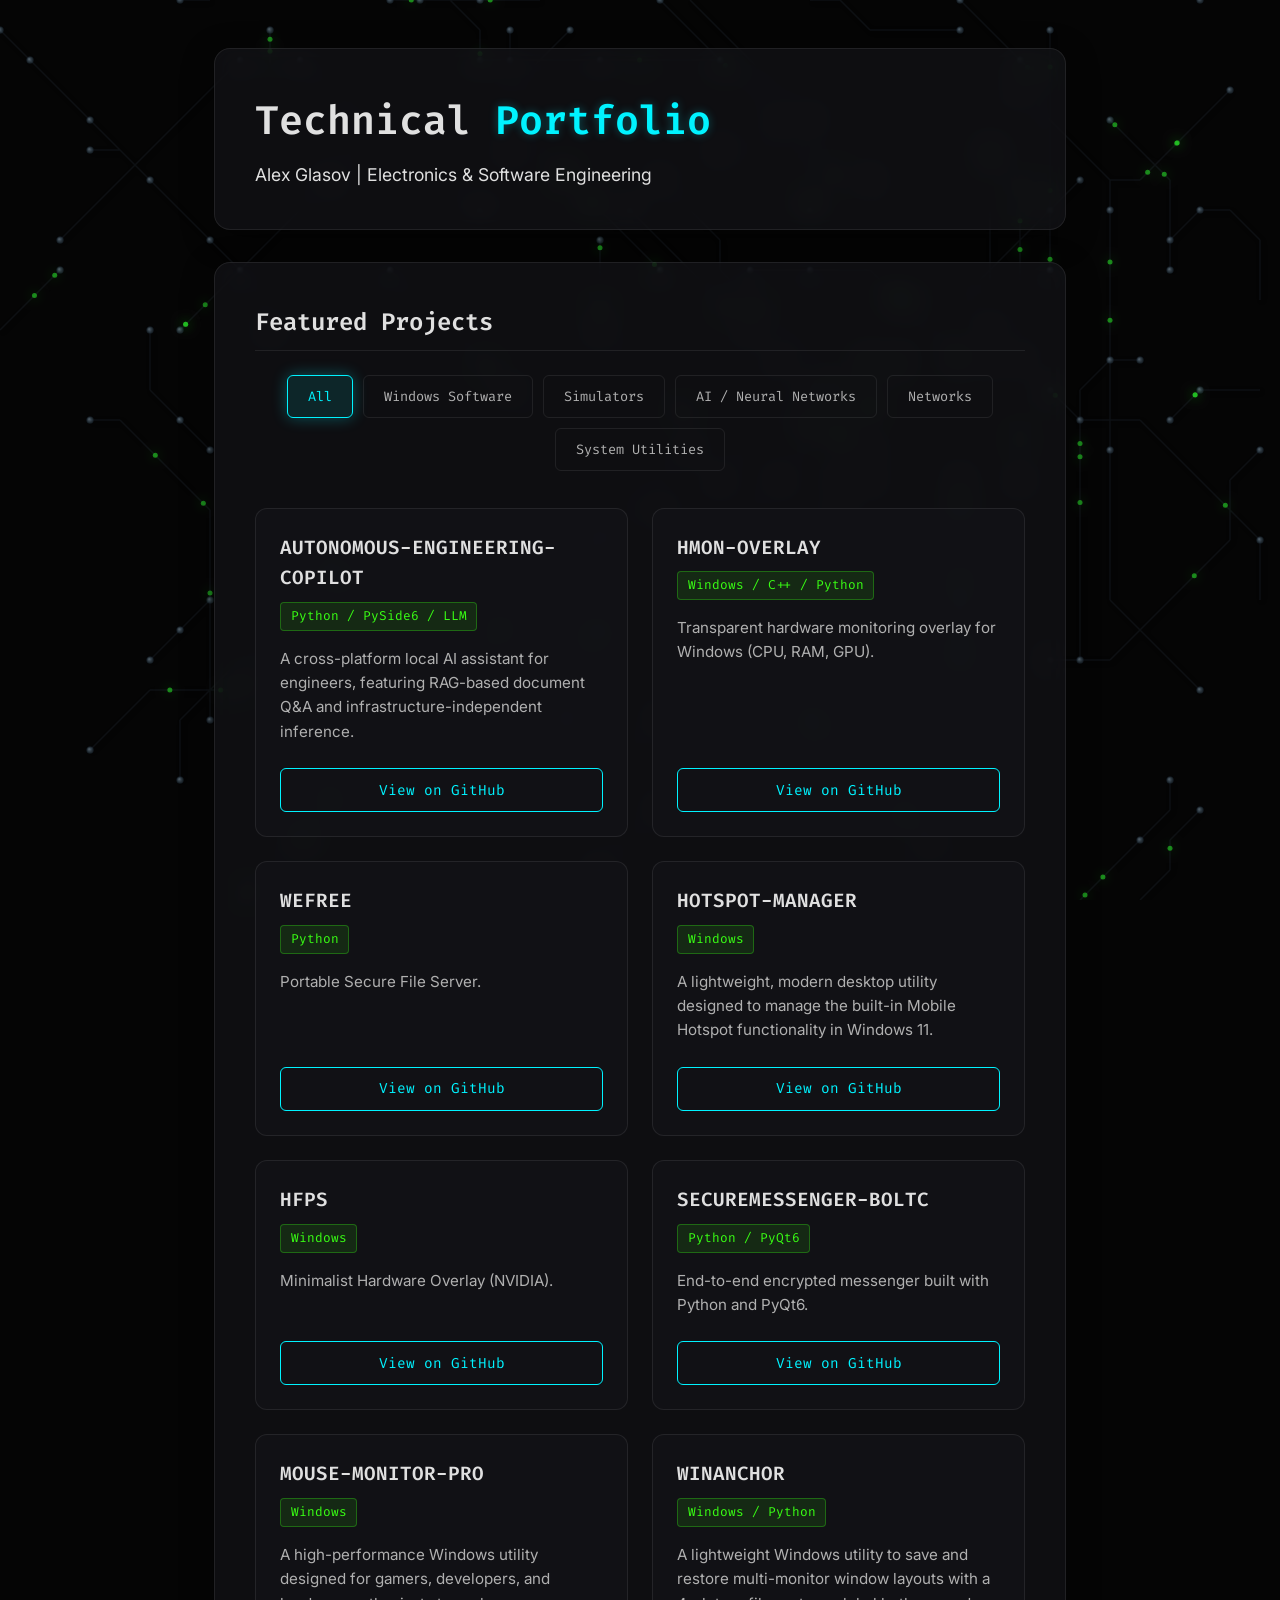
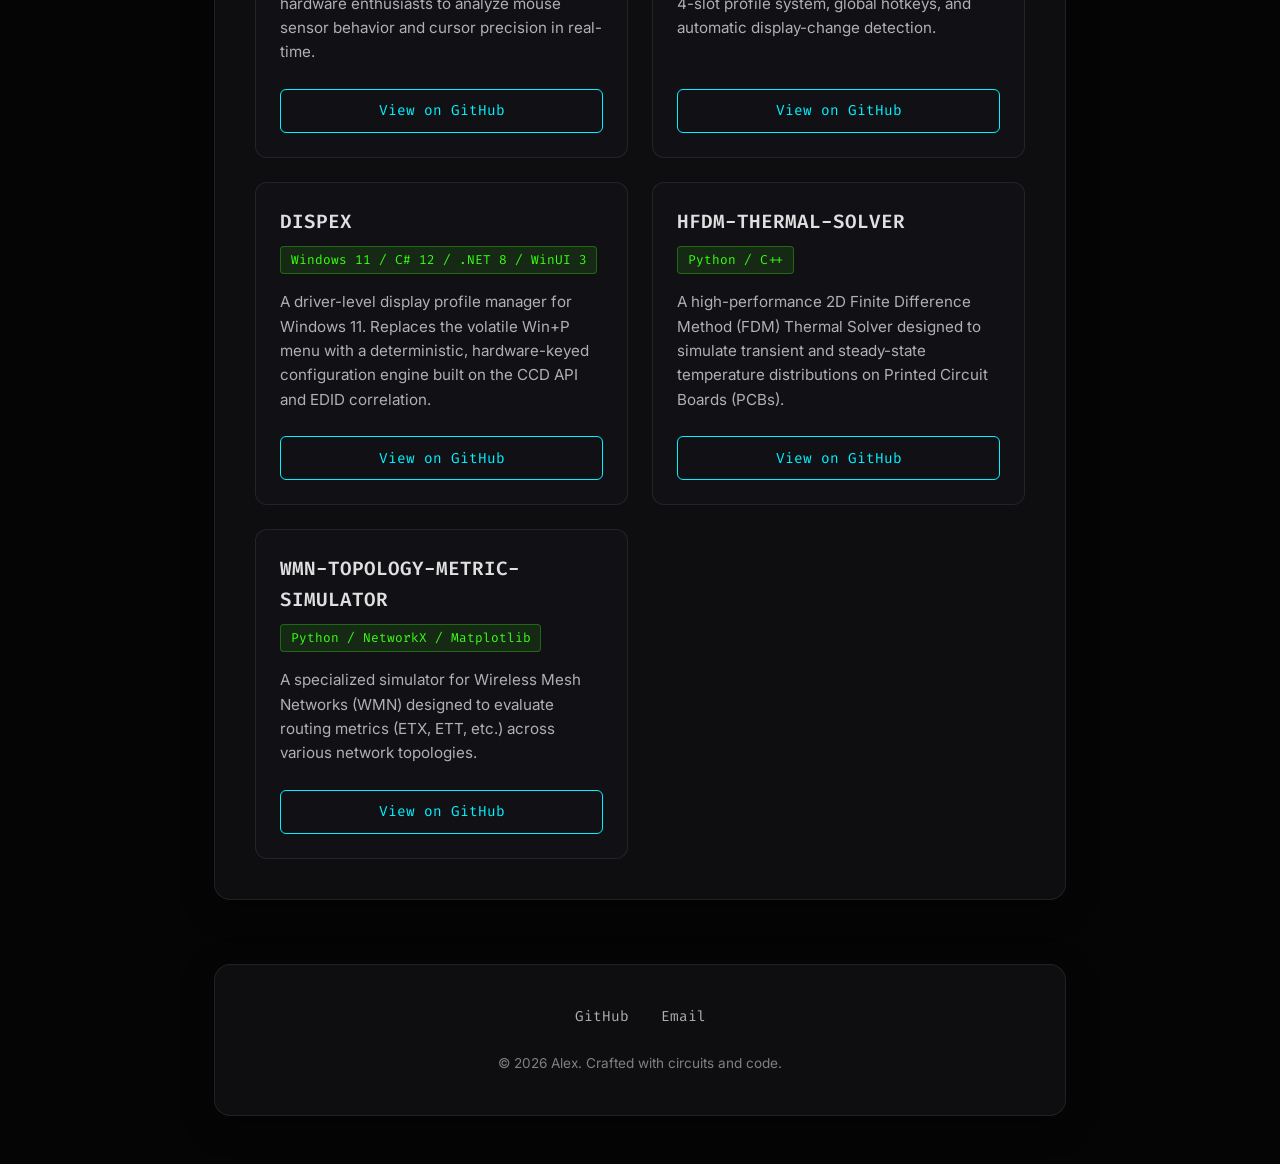
<file: index.html>
<!DOCTYPE html>
<html lang="en">
<head>
    <meta charset="UTF-8">
    <title>Alex Glasov | Electronics & Software Engineering</title>
    <meta name="description" content="Portfolio of Alex Glasov. Bridging hardware and software: Electrical & Electronics Engineering, Python development, PCB diagnostics, and industrial automation. Explore open-source projects like AUTONOMOUS-ENGINEERING-COPILOT, HMON-OVERLAY, and WEFREE.">
    <meta name="keywords" content="Alex Glasov, AlexG-4W, Python Developer, Electrical Engineering, Electronics Engineering, Electronics Technician, PCB diagnostics, industrial automation, hardware monitoring, WEFREE, HMON-OVERLAY, AUTONOMOUS-ENGINEERING-COPILOT, WinAnchor">
    <meta name="author" content="Alex Glasov">
    <meta name="viewport" content="width=device-width, initial-scale=1.0">

    <!-- Canonical URL -->
    <link rel="canonical" href="https://alexg-4w.github.io/">

    <!-- Open Graph -->
    <meta property="og:title" content="Alex Glasov - Tech Portfolio">
    <meta property="og:description" content="Electronics & Software Engineering. Specializing in Python, PCB diagnostics, and industrial automation.">
    <meta property="og:type" content="website">
    <meta property="og:url" content="https://alexg-4w.github.io/">
    <meta property="og:image" content="https://alexg-4w.github.io/og-preview.png">

    <!-- Twitter Card -->
    <meta name="twitter:card" content="summary_large_image">
    <meta name="twitter:title" content="Alex Glasov - Tech Portfolio">
    <meta name="twitter:description" content="Electronics & Software Engineering. Specializing in Python, PCB diagnostics, and industrial automation.">
    <meta name="twitter:image" content="https://alexg-4w.github.io/og-preview.png">

    <!-- Favicon -->
    <link rel="icon" type="image/png" sizes="32x32" href="/favicon-32x32.png">
    <link rel="icon" type="image/png" sizes="16x16" href="/favicon-16x16.png">

    <!-- JSON-LD Structured Data -->
    <script type="application/ld+json">
    {
        "@context": "https://schema.org",
        "@type": "ProfilePage",
        "mainEntity": {
            "@type": "Person",
            "name": "Alex Glasov",
            "url": "https://alexg-4w.github.io/",
            "sameAs": ["https://github.com/AlexG-4W"],
            "jobTitle": "Electronics & Software Engineering",
            "email": "alexgl2work@gmail.com"
        }
    }
    </script>

    <!-- Styles -->
    <link rel="stylesheet" href="style.css">

    <!-- Non-blocking Google Fonts -->
    <link rel="preconnect" href="https://fonts.googleapis.com">
    <link rel="preconnect" href="https://fonts.gstatic.com" crossorigin>
    <link rel="preload" as="style" href="https://fonts.googleapis.com/css2?family=Fira+Code:wght@300;400;500;600&family=Inter:wght@300;400;600&display=swap" onload="this.onload=null;this.rel='stylesheet'">
    <noscript>
        <link rel="stylesheet" href="https://fonts.googleapis.com/css2?family=Fira+Code:wght@300;400;500;600&family=Inter:wght@300;400;600&display=swap">
    </noscript>
</head>
<body>
    <canvas id="pcb-canvas"></canvas>

    <main class="content-wrapper">
        <header class="glass-panel hero">
            <h1>Technical <span class="highlight">Portfolio</span></h1>
            <p>Alex Glasov | Electronics & Software Engineering</p>
        </header>

        <section class="glass-panel projects" aria-label="Projects">
            <h2>Featured Projects</h2>

            <nav class="filter-menu" id="filter-menu" aria-label="Project categories">
                <button class="filter-btn active" data-filter="All">All</button>
                <button class="filter-btn" data-filter="Windows Software">Windows Software</button>
                <button class="filter-btn" data-filter="Simulators">Simulators</button>
                <button class="filter-btn" data-filter="AI / Neural Networks">AI / Neural Networks</button>
                <button class="filter-btn" data-filter="Networks">Networks</button>
                <button class="filter-btn" data-filter="System Utilities">System Utilities</button>
            </nav>

            <div class="cabinet" id="cabinet" aria-live="polite">
                <!-- 3D Folders will be injected here via JavaScript -->
            </div>
        </section>

        <footer class="glass-panel footer">
            <div class="social-links">
                <a href="https://github.com/AlexG-4W" target="_blank" rel="noopener noreferrer">GitHub</a>
                <a href="mailto:alexgl2work@gmail.com">Email</a>
            </div>
            <p>&copy; 2026 Alex. Crafted with circuits and code.</p>
        </footer>
    </main>

    <script src="script.js"></script>
</body>
</html>
</file>
<file: style.css>
:root {
    --bg-color: #050505;
    --text-main: #e0e0e0;
    --text-muted: #b0b0b0; /* Increased from #a0a0a0 for WCAG 1.4.3 contrast ratio ≥ 4.5:1 */
    --accent-cyan: #00f3ff;
    --accent-green: #39ff14;
    --glass-bg: rgba(20, 20, 25, 0.65);
    --glass-border: rgba(255, 255, 255, 0.08);
    --font-mono: 'Fira Code', monospace;
    --font-sans: 'Inter', sans-serif;

    /* Spacing scale */
    --space-xs: 0.5rem;
    --space-sm: 1rem;
    --space-md: 1.5rem;
    --space-lg: 2rem;
    --space-xl: 2.5rem;
    --space-2xl: 3rem;
}

* {
    margin: 0;
    padding: 0;
    box-sizing: border-box;
}

body {
    background-color: var(--bg-color);
    color: var(--text-main);
    font-family: var(--font-sans);
    line-height: 1.6;
    overflow-x: hidden;
}

#pcb-canvas {
    position: fixed;
    top: 0;
    left: 0;
    width: 100vw;
    height: 100vh;
    z-index: -1;
    pointer-events: none;
}

.content-wrapper {
    max-width: 900px;
    margin: 0 auto;
    padding: var(--space-2xl) var(--space-md);
    display: flex;
    flex-direction: column;
    gap: var(--space-lg);
}

.glass-panel {
    background: var(--glass-bg);
    backdrop-filter: blur(12px);
    -webkit-backdrop-filter: blur(12px);
    border: 1px solid var(--glass-border);
    border-radius: 16px;
    padding: var(--space-xl);
    box-shadow: 0 8px 32px 0 rgba(0, 0, 0, 0.4);
}

h1, h2, h3, h4 {
    font-family: var(--font-mono);
    font-weight: 600;
}

.highlight {
    color: var(--accent-cyan);
    text-shadow: 0 0 10px rgba(0, 243, 255, 0.3);
}

.hero h1 {
    font-size: 2.5rem;
    margin-bottom: var(--space-xs);
}

.hero p {
    font-size: 1.1rem;
    max-width: 600px;
}

/* Section heading — "Featured Projects" */
h2 {
    font-size: 1.5rem;
    margin-bottom: var(--space-md);
    color: var(--text-main);
    border-bottom: 1px solid var(--glass-border);
    padding-bottom: var(--space-xs);
}

h3 {
    font-size: 1.2rem;
    margin-bottom: var(--space-xs);
    color: var(--text-main);
}

.filter-menu {
    display: flex;
    flex-wrap: wrap;
    justify-content: center;
    gap: 10px;
    width: 100%;
    box-sizing: border-box;
    padding-bottom: 5px;
    margin-bottom: var(--space-lg);
}

.filter-btn {
    background: transparent;
    border: 1px solid var(--glass-border);
    color: var(--text-muted);
    padding: 12px 20px; /* Increased for WCAG 2.5.5 touch target ≥ 44×44px */
    border-radius: 6px;
    font-family: var(--font-mono);
    font-size: 0.85rem;
    white-space: nowrap;
    cursor: pointer;
    transition: all 0.3s ease;
}

.filter-btn:hover,
.filter-btn.active {
    color: var(--accent-cyan);
    border-color: var(--accent-cyan);
    background: rgba(0, 243, 255, 0.1);
    box-shadow: 0 0 15px rgba(0, 243, 255, 0.3);
}

/* --- 3D Cabinet & Folder Base Styles --- */
.cabinet {
    display: flex;
    flex-wrap: wrap;
    gap: var(--space-lg);
    justify-content: center;
    perspective: 1500px;
    min-height: 400px;
    position: relative;
}

.folder {
    width: 340px;
    min-height: 450px;
    position: relative;
    transform-style: preserve-3d;
    transition: transform 0.5s ease, z-index 0.5s ease;
    cursor: pointer;
}

.folder-front {
    position: absolute;
    top: 0; left: 0; width: 100%; height: 100%;
    background-color: #1a1d24;
    opacity: 1;
    visibility: visible;
    pointer-events: auto;
    z-index: 10;
    transform: translateZ(5px);
    backface-visibility: hidden;
    padding: 20px;
    display: flex;
    flex-direction: column;
    transform-origin: left center;
    transition: transform 0.6s cubic-bezier(0.4, 0, 0.2, 1);
    border-radius: 8px 16px 8px 8px;
    border: 1px solid var(--glass-border);
}

.folder-inside {
    position: absolute;
    top: 0; left: 0; width: 100%; height: 100%;
    background-color: #1a1d24;
    color: #ffffff;
    opacity: 0;
    visibility: hidden;
    pointer-events: none;
    z-index: 1;
    transform: translateZ(1px);
    transition: opacity 0.3s ease;
    padding: 40px 20px 20px 20px;
    overflow-y: auto;
    border-radius: 8px 16px 8px 8px;
    border: 1px solid var(--glass-border);
    text-align: left;
}

.folder-back {
    position: absolute;
    top: 0; left: 0; width: 100%; height: 100%;
    background: rgba(20, 25, 30, 0.9);
    transform: translateZ(-2px);
    box-shadow: 5px 5px 15px rgba(0,0,0,0.5);
    z-index: 1;
    border-radius: 8px 16px 8px 8px;
    border: 1px solid var(--glass-border);
}

/* --- Buttons Styling --- */
.folder-controls {
    position: sticky;
    top: 0;
    display: flex;
    justify-content: flex-end;
    gap: 10px;
    padding: 10px;
    background: #1a1d24;
    z-index: 100;
    border-bottom: 1px solid rgba(255, 255, 255, 0.05);
}

.github-btn-inside, .close-btn {
    padding: 8px 16px;
    border-radius: 6px;
    font-family: var(--font-mono);
    font-size: 0.85rem;
    cursor: pointer;
    text-decoration: none;
    transition: all 0.2s ease;
    border: 1px solid;
    display: inline-flex;
    align-items: center;
    justify-content: center;
}

.github-btn-inside {
    background: rgba(0, 243, 255, 0.1);
    color: var(--accent-cyan);
    border-color: rgba(0, 243, 255, 0.3);
}

.github-btn-inside:hover {
    background: rgba(0, 243, 255, 0.2);
    box-shadow: 0 0 15px rgba(0, 243, 255, 0.2);
}

.close-btn {
    background: rgba(255, 85, 85, 0.1);
    color: #ff5555;
    border-color: rgba(255, 85, 85, 0.3);
}

.close-btn:hover {
    background: rgba(255, 85, 85, 0.2);
}

/* --- Standard Grid and Card Styles --- */
.grid-container {
    display: grid;
    grid-template-columns: repeat(auto-fit, minmax(300px, 1fr));
    gap: var(--space-md);
}

.card {
    background: var(--glass-bg);
    border: 1px solid var(--glass-border);
    padding: var(--space-md);
    border-radius: 12px;
    display: flex;
    flex-direction: column;
    transition: all 0.3s ease;
}

.card:hover {
    transform: translateY(-5px);
    border-color: var(--accent-cyan);
    box-shadow: 0 8px 24px rgba(0, 243, 255, 0.1);
}

.card h3 {
    font-size: 1.2rem;
    margin-bottom: var(--space-xs);
    font-family: var(--font-mono);
    border-bottom: none;
    padding-bottom: 0;
}

.card p {
    color: var(--text-muted);
    font-size: 0.95rem;
    margin-bottom: var(--space-md);
    flex-grow: 1;
}

.badge {
    display: inline-block;
    font-family: var(--font-mono);
    font-size: 0.8rem;
    padding: 0.2rem 0.6rem;
    border-radius: 4px;
    margin-bottom: var(--space-sm);
    background: rgba(57, 255, 20, 0.1);
    color: var(--accent-green);
    border: 1px solid rgba(57, 255, 20, 0.3);
    align-self: flex-start;
}

.btn {
    display: inline-block;
    padding: 0.6rem 1.2rem;
    background: transparent;
    color: var(--accent-cyan);
    font-family: var(--font-mono);
    font-size: 0.9rem;
    text-decoration: none;
    border: 1px solid var(--accent-cyan);
    border-radius: 6px;
    text-align: center;
    transition: all 0.3s ease;
}

.btn:hover {
    background: rgba(0, 243, 255, 0.1);
    box-shadow: 0 0 15px rgba(0, 243, 255, 0.3);
}

/* --- Folder Active & Inactive Modal Styles ---
     Using higher specificity to avoid !important.
     The base .folder-front / .folder-inside have no !important,
     so these selectors win naturally. */
.folder.active {
    position: fixed;
    top: 50%;
    left: 50%;
    width: 90vw;
    height: 90vh;
    max-width: 1200px;
    transform: translate(-50%, -50%);
    z-index: 9999;
    cursor: default;
    box-shadow: 0 0 0 100vmax rgba(0, 0, 0, 0.9), 0 20px 60px rgba(0,0,0,0.8);
    transition: all 0.5s ease;
}

.folder.active .folder-front {
    transform: rotateY(-180deg) translateZ(5px);
    opacity: 0;
    visibility: hidden;
}

.folder.active .folder-inside {
    opacity: 1;
    visibility: visible;
    pointer-events: auto;
    z-index: 100;
    transform: translateZ(1px);
}

.folder.inactive {
    opacity: 0;
    pointer-events: none;
    transition: opacity 0.3s ease;
}

/* --- Footer Styles --- */
.footer {
    position: relative;
    z-index: 1;
    text-align: center;
    padding: var(--space-xl) var(--space-md);
    margin-top: var(--space-lg);
}

/* Hide footer when a folder modal is open */
body.modal-open .footer {
    display: none;
}

.social-links {
    display: flex;
    justify-content: center;
    gap: var(--space-lg);
    margin-bottom: var(--space-md);
}

.social-links a {
    color: var(--text-muted);
    text-decoration: none;
    font-family: var(--font-mono);
    font-size: 0.9rem;
    transition: all 0.3s ease;
    border-bottom: 1px solid transparent;
}

.social-links a:hover {
    color: var(--accent-cyan);
    border-bottom-color: var(--accent-cyan);
    text-shadow: 0 0 10px rgba(0, 243, 255, 0.5);
}

.footer p {
    font-size: 0.85rem;
    color: var(--text-muted);
    opacity: 0.7;
}

/* --- README Content Link Styles --- */
.content-body a {
    color: var(--accent-cyan);
    text-decoration: none;
    border-bottom: 1px solid rgba(0, 243, 255, 0.3);
    transition: all 0.2s ease;
}

.content-body a:hover {
    color: var(--text-main);
    background: rgba(0, 243, 255, 0.1);
    border-bottom-color: var(--accent-cyan);
}

.content-body img {
    max-width: 100%;
    height: auto;
    border-radius: 8px;
}

/* ==============================================
   Responsive Media Queries
   ============================================== */

@media (max-width: 768px) {
    .hero h1 {
        font-size: 1.6rem;
    }

    .glass-panel {
        padding: var(--space-md);
    }

    .folder {
        width: 100%;
        min-height: 300px;
    }


    .filter-btn {
        padding: 10px 16px;
    }

    .cabinet {
        min-height: auto;
    }

    .grid-container {
        grid-template-columns: 1fr;
    }

    .folder.active {
        width: 95vw;
        height: 95vh;
    }
}

@media (max-width: 480px) {
    .content-wrapper {
        padding: var(--space-sm) 0.75rem;
    }

    .hero h1 {
        font-size: 1.3rem;
    }

    .hero p {
        font-size: 0.95rem;
    }

    h2 {
        font-size: 1.2rem;
    }

    .folder.active {
        width: 100vw;
        height: 100vh;
        border-radius: 0;
    }
}
</file>
